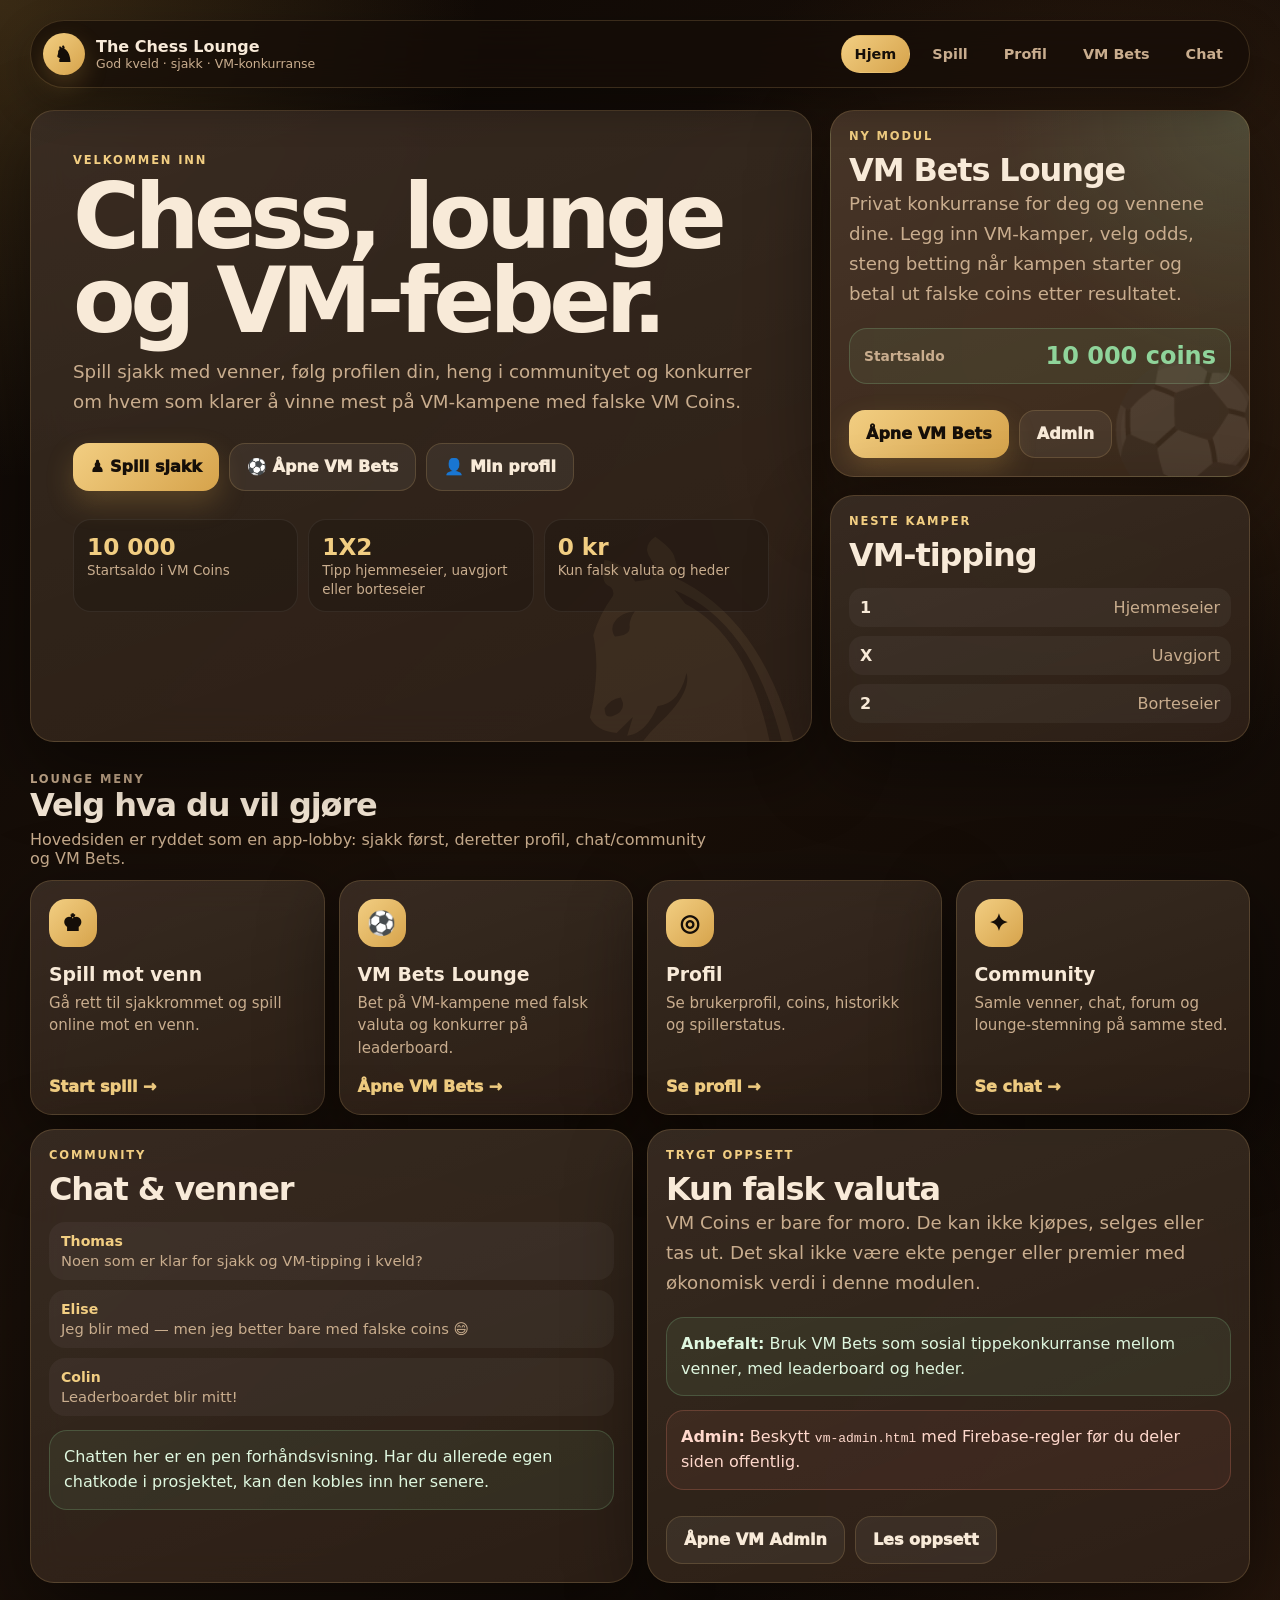
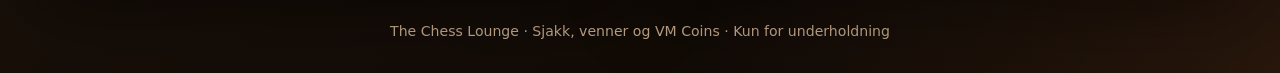
<file: index.html>
<!DOCTYPE html>
<html lang="no">
<head>
  <meta charset="UTF-8" />
  <meta name="viewport" content="width=device-width, initial-scale=1.0" />

  <title>The Chess Lounge</title>

  <style>
    :root {
      --bg: #100a06;
      --bg-soft: #1c120b;
      --card: rgba(43, 29, 18, 0.86);
      --card-strong: rgba(58, 39, 24, 0.96);
      --line: rgba(236, 192, 122, 0.18);
      --line-strong: rgba(236, 192, 122, 0.34);
      --text: #f8ead8;
      --muted: #c9ad8e;
      --gold: #d6a34b;
      --gold-soft: #f2ce82;
      --green: #8fd49a;
      --red: #d87862;
      --shadow: 0 24px 80px rgba(0, 0, 0, 0.48);
      --radius: 24px;
    }

    * {
      box-sizing: border-box;
    }

    html {
      scroll-behavior: smooth;
    }

    body {
      margin: 0;
      min-height: 100vh;
      color: var(--text);
      font-family: Inter, ui-sans-serif, system-ui, -apple-system, BlinkMacSystemFont, "Segoe UI", Arial, sans-serif;
      background:
        radial-gradient(circle at top left, rgba(214, 163, 75, 0.22), transparent 30rem),
        radial-gradient(circle at 85% 20%, rgba(122, 76, 37, 0.3), transparent 28rem),
        radial-gradient(circle at bottom right, rgba(63, 36, 18, 0.52), transparent 36rem),
        linear-gradient(135deg, #0d0805 0%, #1a1009 45%, #0d0805 100%);
      overflow-x: hidden;
    }

    body::before {
      content: "";
      position: fixed;
      inset: 0;
      pointer-events: none;
      opacity: 0.18;
      background:
        repeating-linear-gradient(
          90deg,
          rgba(255, 255, 255, 0.035) 0,
          rgba(255, 255, 255, 0.035) 1px,
          transparent 1px,
          transparent 34px
        );
      mask-image: linear-gradient(to bottom, black, transparent 85%);
    }

    a {
      color: inherit;
      text-decoration: none;
    }

    button {
      font: inherit;
    }

    .page {
      width: min(1220px, calc(100% - 28px));
      margin: 0 auto;
      padding: 20px 0 34px;
    }

    .topbar {
      position: sticky;
      top: 10px;
      z-index: 20;
      display: flex;
      justify-content: space-between;
      align-items: center;
      gap: 14px;
      margin-bottom: 22px;
      padding: 12px;
      border: 1px solid var(--line);
      border-radius: 999px;
      background: rgba(21, 13, 8, 0.72);
      box-shadow: 0 16px 40px rgba(0, 0, 0, 0.32);
      backdrop-filter: blur(18px);
    }

    .brand {
      display: flex;
      align-items: center;
      gap: 11px;
      min-width: 0;
    }

    .brand-mark {
      display: grid;
      place-items: center;
      width: 42px;
      height: 42px;
      border-radius: 50%;
      color: #140d08;
      background: linear-gradient(135deg, var(--gold-soft), var(--gold));
      font-size: 1.35rem;
      font-weight: 1000;
      box-shadow: 0 10px 24px rgba(214, 163, 75, 0.24);
      flex: 0 0 auto;
    }

    .brand-text {
      min-width: 0;
    }

    .brand-text strong {
      display: block;
      white-space: nowrap;
      overflow: hidden;
      text-overflow: ellipsis;
      font-size: 1rem;
    }

    .brand-text span {
      display: block;
      color: var(--muted);
      font-size: 0.78rem;
      white-space: nowrap;
    }

    .nav {
      display: flex;
      align-items: center;
      gap: 8px;
      flex-wrap: wrap;
      justify-content: flex-end;
    }

    .nav a,
    .small-btn {
      display: inline-flex;
      align-items: center;
      justify-content: center;
      min-height: 38px;
      padding: 8px 13px;
      border: 1px solid transparent;
      border-radius: 999px;
      color: var(--muted);
      background: transparent;
      font-size: 0.9rem;
      font-weight: 800;
      transition: 0.18s ease;
    }

    .nav a:hover,
    .small-btn:hover {
      color: var(--text);
      border-color: var(--line);
      background: rgba(255, 255, 255, 0.055);
    }

    .nav .active-link {
      color: #160f09;
      background: linear-gradient(135deg, var(--gold-soft), var(--gold));
    }

    .hero {
      display: grid;
      grid-template-columns: minmax(0, 1.06fr) 420px;
      gap: 18px;
      align-items: stretch;
      margin-bottom: 18px;
    }

    .hero-card,
    .panel,
    .feature-card,
    .side-card {
      border: 1px solid var(--line);
      background:
        linear-gradient(160deg, rgba(255, 255, 255, 0.07), rgba(255, 255, 255, 0.025)),
        var(--card);
      box-shadow: var(--shadow);
      backdrop-filter: blur(18px);
    }

    .hero-card {
      position: relative;
      overflow: hidden;
      min-height: 410px;
      padding: clamp(22px, 5vw, 42px);
      border-radius: var(--radius);
    }

    .hero-card::after {
      content: "♞";
      position: absolute;
      right: -2rem;
      bottom: -6.5rem;
      color: rgba(242, 206, 130, 0.065);
      font-size: 22rem;
      line-height: 1;
      transform: rotate(-8deg);
      pointer-events: none;
    }

    .eyebrow {
      margin: 0 0 8px;
      color: var(--gold-soft);
      text-transform: uppercase;
      letter-spacing: 0.16em;
      font-size: 0.72rem;
      font-weight: 900;
    }

    h1,
    h2,
    h3,
    p {
      margin-top: 0;
    }

    h1 {
      position: relative;
      z-index: 1;
      max-width: 760px;
      margin-bottom: 14px;
      font-size: clamp(2.55rem, 8vw, 5.7rem);
      line-height: 0.92;
      letter-spacing: -0.06em;
    }

    h2 {
      margin-bottom: 0;
      font-size: clamp(1.35rem, 3.5vw, 2rem);
      letter-spacing: -0.035em;
    }

    .hero-text {
      position: relative;
      z-index: 1;
      max-width: 680px;
      color: var(--muted);
      font-size: clamp(1rem, 2vw, 1.14rem);
      line-height: 1.65;
    }

    .hero-actions {
      position: relative;
      z-index: 1;
      display: flex;
      flex-wrap: wrap;
      gap: 10px;
      margin-top: 26px;
    }

    .primary-btn,
    .ghost-btn,
    .danger-btn {
      display: inline-flex;
      align-items: center;
      justify-content: center;
      gap: 8px;
      border: 0;
      border-radius: 16px;
      min-height: 48px;
      padding: 12px 17px;
      font-weight: 950;
      cursor: pointer;
      transition: transform 0.18s ease, box-shadow 0.18s ease, border-color 0.18s ease, background 0.18s ease;
    }

    .primary-btn {
      color: #160f09;
      background: linear-gradient(135deg, var(--gold-soft), var(--gold));
      box-shadow: 0 12px 28px rgba(214, 163, 75, 0.24);
    }

    .primary-btn:hover,
    .ghost-btn:hover,
    .danger-btn:hover {
      transform: translateY(-1px);
    }

    .ghost-btn {
      color: var(--text);
      border: 1px solid var(--line);
      background: rgba(255, 255, 255, 0.06);
    }

    .danger-btn {
      color: #fff4ec;
      border: 1px solid rgba(216, 120, 98, 0.42);
      background: rgba(216, 120, 98, 0.12);
    }

    .hero-stats {
      position: relative;
      z-index: 1;
      display: grid;
      grid-template-columns: repeat(3, minmax(0, 1fr));
      gap: 10px;
      max-width: 700px;
      margin-top: 28px;
    }

    .stat {
      padding: 13px;
      border: 1px solid rgba(255, 255, 255, 0.065);
      border-radius: 18px;
      background: rgba(0, 0, 0, 0.16);
    }

    .stat strong {
      display: block;
      color: var(--gold-soft);
      font-size: 1.45rem;
    }

    .stat span {
      color: var(--muted);
      font-size: 0.84rem;
    }

    .side-stack {
      display: grid;
      gap: 18px;
    }

    .side-card {
      border-radius: var(--radius);
      padding: 18px;
    }

    .vm-highlight {
      position: relative;
      overflow: hidden;
      min-height: 250px;
      background:
        radial-gradient(circle at top right, rgba(143, 212, 154, 0.16), transparent 16rem),
        linear-gradient(160deg, rgba(255, 255, 255, 0.07), rgba(255, 255, 255, 0.02)),
        var(--card-strong);
    }

    .vm-highlight::after {
      content: "⚽";
      position: absolute;
      right: -18px;
      bottom: -30px;
      font-size: 8rem;
      opacity: 0.08;
    }

    .coin-box {
      display: flex;
      justify-content: space-between;
      align-items: center;
      gap: 10px;
      margin: 16px 0;
      padding: 13px 14px;
      border: 1px solid rgba(143, 212, 154, 0.22);
      border-radius: 18px;
      background: rgba(143, 212, 154, 0.08);
    }

    .coin-box span {
      color: var(--muted);
      font-size: 0.86rem;
      font-weight: 800;
    }

    .coin-box strong {
      color: var(--green);
      font-size: 1.5rem;
    }

    .mini-list {
      display: grid;
      gap: 9px;
      margin: 14px 0 0;
      padding: 0;
      list-style: none;
    }

    .mini-list li {
      display: flex;
      justify-content: space-between;
      gap: 12px;
      padding: 10px 11px;
      border-radius: 14px;
      color: var(--muted);
      background: rgba(255, 255, 255, 0.045);
    }

    .mini-list strong {
      color: var(--text);
      font-weight: 850;
    }

    .section-head {
      display: flex;
      justify-content: space-between;
      align-items: end;
      gap: 14px;
      margin: 24px 0 12px;
    }

    .section-head p {
      margin: 6px 0 0;
      max-width: 690px;
      color: var(--muted);
    }

    .features {
      display: grid;
      grid-template-columns: repeat(4, minmax(0, 1fr));
      gap: 14px;
    }

    .feature-card {
      position: relative;
      overflow: hidden;
      display: grid;
      align-content: space-between;
      min-height: 210px;
      padding: 18px;
      border-radius: 22px;
      transition: transform 0.18s ease, border-color 0.18s ease, background 0.18s ease;
    }

    .feature-card:hover {
      transform: translateY(-2px);
      border-color: var(--line-strong);
      background:
        linear-gradient(160deg, rgba(255, 255, 255, 0.09), rgba(255, 255, 255, 0.03)),
        var(--card-strong);
    }

    .feature-icon {
      display: grid;
      place-items: center;
      width: 48px;
      height: 48px;
      margin-bottom: 16px;
      border-radius: 17px;
      color: #150e08;
      background: linear-gradient(135deg, var(--gold-soft), var(--gold));
      font-size: 1.45rem;
      font-weight: 1000;
    }

    .feature-card h3 {
      margin-bottom: 7px;
      font-size: 1.18rem;
    }

    .feature-card p {
      margin-bottom: 18px;
      color: var(--muted);
      line-height: 1.5;
      font-size: 0.94rem;
    }

    .feature-card .card-link {
      display: inline-flex;
      width: max-content;
      align-items: center;
      gap: 8px;
      color: var(--gold-soft);
      font-weight: 950;
    }

    .panel {
      border-radius: var(--radius);
      padding: 18px;
    }

    .bottom-grid {
      display: grid;
      grid-template-columns: 1fr 1fr;
      gap: 14px;
      margin-top: 14px;
    }

    .chat-preview {
      display: grid;
      gap: 10px;
      margin-top: 14px;
    }

    .message {
      display: grid;
      gap: 3px;
      padding: 11px 12px;
      border-radius: 16px;
      background: rgba(255, 255, 255, 0.045);
    }

    .message strong {
      color: var(--gold-soft);
      font-size: 0.88rem;
    }

    .message span {
      color: var(--muted);
      font-size: 0.92rem;
    }

    .notice {
      margin-top: 14px;
      padding: 14px;
      border: 1px solid rgba(143, 212, 154, 0.22);
      border-radius: 18px;
      color: #dff7df;
      background: rgba(143, 212, 154, 0.08);
      line-height: 1.55;
    }

    .admin-note {
      border-color: rgba(216, 120, 98, 0.28);
      color: #ffd8cc;
      background: rgba(216, 120, 98, 0.08);
    }

    .footer {
      margin-top: 22px;
      padding: 18px 4px 0;
      color: var(--muted);
      text-align: center;
      font-size: 0.88rem;
    }

    @media (max-width: 1050px) {
      .hero {
        grid-template-columns: 1fr;
      }

      .features {
        grid-template-columns: repeat(2, minmax(0, 1fr));
      }
    }

    @media (max-width: 760px) {
      .page {
        width: min(100% - 20px, 1220px);
        padding-top: 10px;
      }

      .topbar {
        position: static;
        align-items: stretch;
        border-radius: 22px;
        flex-direction: column;
      }

      .nav {
        justify-content: stretch;
      }

      .nav a {
        flex: 1 1 auto;
      }

      .hero-card {
        min-height: auto;
      }

      .hero-stats,
      .features,
      .bottom-grid {
        grid-template-columns: 1fr;
      }

      .section-head {
        align-items: start;
        flex-direction: column;
      }
    }

    @media (max-width: 430px) {
      .hero-actions {
        display: grid;
      }

      .primary-btn,
      .ghost-btn,
      .danger-btn {
        width: 100%;
      }
    }
  </style>
</head>

<body>
  <main class="page">
    <header class="topbar">
      <a class="brand" href="home.html" aria-label="The Chess Lounge hjem">
        <div class="brand-mark">♞</div>
        <div class="brand-text">
          <strong>The Chess Lounge</strong>
          <span>Sjakk · venner · VM-konkurranse</span>
        </div>
      </a>

      <nav class="nav" aria-label="Hovedmeny">
        <a class="active-link" href="home.html">Hjem</a>
        <a href="play.html">Spill</a>
        <a href="profile.html">Profil</a>
        <a href="vm-bets.html">VM Bets</a>
        <a href="#community">Chat</a>
      </nav>
    </header>

    <section class="hero">
      <article class="hero-card">
        <p class="eyebrow">Velkommen inn</p>
        <h1>Chess, lounge og VM-feber.</h1>
        <p class="hero-text">
          Spill sjakk med venner, følg profilen din, heng i communityet og konkurrer om hvem som klarer å vinne mest
          på VM-kampene med falske VM Coins.
        </p>

        <div class="hero-actions">
          <a class="primary-btn" href="play.html">♟ Spill sjakk</a>
          <a class="ghost-btn" href="vm-bets.html">⚽ Åpne VM Bets</a>
          <a class="ghost-btn" href="profile.html">👤 Min profil</a>
        </div>

        <div class="hero-stats" aria-label="Status">
          <div class="stat">
            <strong>10 000</strong>
            <span>Startsaldo i VM Coins</span>
          </div>

          <div class="stat">
            <strong>1X2</strong>
            <span>Tipp hjemmeseier, uavgjort eller borteseier</span>
          </div>

          <div class="stat">
            <strong>0 kr</strong>
            <span>Kun falsk valuta og heder</span>
          </div>
        </div>
      </article>

      <aside class="side-stack">
        <article class="side-card vm-highlight">
          <p class="eyebrow">Ny modul</p>
          <h2>VM Bets Lounge</h2>
          <p class="hero-text">
            Privat konkurranse for deg og vennene dine. Legg inn VM-kamper, velg odds, steng betting når kampen starter
            og betal ut falske coins etter resultatet.
          </p>

          <div class="coin-box">
            <span>Startsaldo</span>
            <strong>10 000 coins</strong>
          </div>

          <div class="hero-actions">
            <a class="primary-btn" href="vm-bets.html">Åpne VM Bets</a>
            <a class="ghost-btn" href="vm-admin.html">Admin</a>
          </div>
        </article>

        <article class="side-card">
          <p class="eyebrow">Neste kamper</p>
          <h2>VM-tipping</h2>
          <ul class="mini-list">
            <li><strong>1</strong><span>Hjemmeseier</span></li>
            <li><strong>X</strong><span>Uavgjort</span></li>
            <li><strong>2</strong><span>Borteseier</span></li>
          </ul>
        </article>
      </aside>
    </section>

    <section class="section-head">
      <div>
        <p class="eyebrow">Lounge meny</p>
        <h2>Velg hva du vil gjøre</h2>
        <p>
          Hovedsiden er ryddet som en app-lobby: sjakk først, deretter profil, chat/community og VM Bets.
        </p>
      </div>
    </section>

    <section class="features">
      <a class="feature-card" href="play.html">
        <div>
          <div class="feature-icon">♚</div>
          <h3>Spill mot venn</h3>
          <p>Gå rett til sjakkrommet og spill online mot en venn.</p>
        </div>
        <span class="card-link">Start spill →</span>
      </a>

      <a class="feature-card" href="vm-bets.html">
        <div>
          <div class="feature-icon">⚽</div>
          <h3>VM Bets Lounge</h3>
          <p>Bet på VM-kampene med falsk valuta og konkurrer på leaderboard.</p>
        </div>
        <span class="card-link">Åpne VM Bets →</span>
      </a>

      <a class="feature-card" href="profile.html">
        <div>
          <div class="feature-icon">◎</div>
          <h3>Profil</h3>
          <p>Se brukerprofil, coins, historikk og spillerstatus.</p>
        </div>
        <span class="card-link">Se profil →</span>
      </a>

      <a class="feature-card" href="#community">
        <div>
          <div class="feature-icon">✦</div>
          <h3>Community</h3>
          <p>Samle venner, chat, forum og lounge-stemning på samme sted.</p>
        </div>
        <span class="card-link">Se chat →</span>
      </a>
    </section>

    <section class="bottom-grid" id="community">
      <article class="panel">
        <p class="eyebrow">Community</p>
        <h2>Chat & venner</h2>
        <div class="chat-preview">
          <div class="message">
            <strong>Thomas</strong>
            <span>Noen som er klar for sjakk og VM-tipping i kveld?</span>
          </div>

          <div class="message">
            <strong>Elise</strong>
            <span>Jeg blir med — men jeg better bare med falske coins 😄</span>
          </div>

          <div class="message">
            <strong>Colin</strong>
            <span>Leaderboardet blir mitt!</span>
          </div>
        </div>

        <div class="notice">
          Chatten her er en pen forhåndsvisning. Har du allerede egen chatkode i prosjektet, kan den kobles inn her senere.
        </div>
      </article>

      <article class="panel">
        <p class="eyebrow">Trygt oppsett</p>
        <h2>Kun falsk valuta</h2>
        <p class="hero-text">
          VM Coins er bare for moro. De kan ikke kjøpes, selges eller tas ut. Det skal ikke være ekte penger eller premier
          med økonomisk verdi i denne modulen.
        </p>

        <div class="notice">
          <strong>Anbefalt:</strong> Bruk VM Bets som sosial tippekonkurranse mellom venner, med leaderboard og heder.
        </div>

        <div class="notice admin-note">
          <strong>Admin:</strong> Beskytt <code>vm-admin.html</code> med Firebase-regler før du deler siden offentlig.
        </div>

        <div class="hero-actions">
          <a class="ghost-btn" href="vm-admin.html">Åpne VM Admin</a>
          <a class="ghost-btn" href="README-VM-BETS.md">Les oppsett</a>
        </div>
      </article>
    </section>

    <footer class="footer">
      The Chess Lounge · Sjakk, venner og VM Coins · Kun for underholdning
    </footer>
  </main>

  <script>
    const hour = new Date().getHours();
    const brandSubtitle = document.querySelector(".brand-text span");

    if (brandSubtitle) {
      if (hour < 12) {
        brandSubtitle.textContent = "God morgen · sjakk · VM-konkurranse";
      } else if (hour < 18) {
        brandSubtitle.textContent = "God dag · sjakk · VM-konkurranse";
      } else {
        brandSubtitle.textContent = "God kveld · sjakk · VM-konkurranse";
      }
    }
  </script>
</body>
</html>
</file>
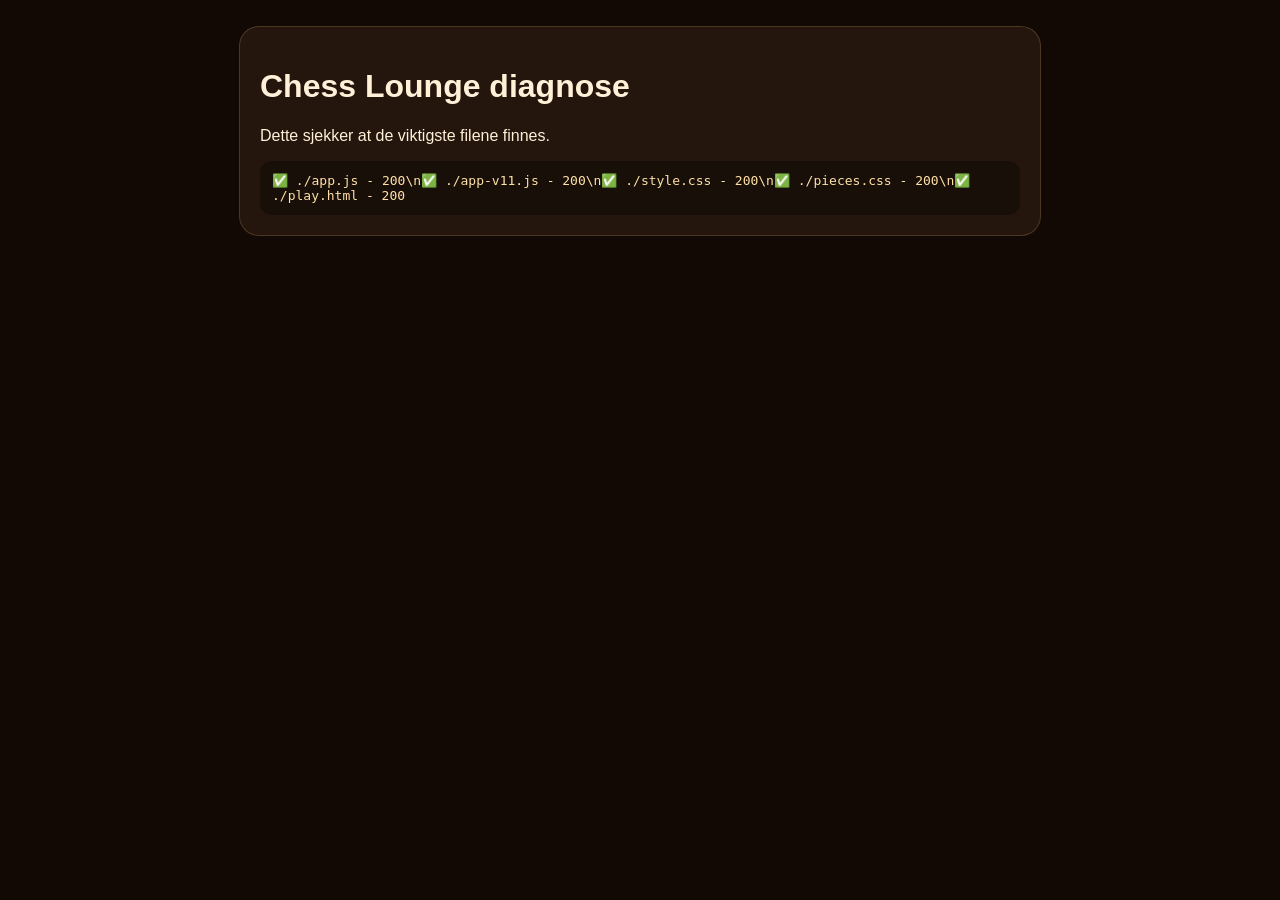
<file: diagnose.html>
<!DOCTYPE html>
<html lang="no">
<head>
  <meta charset="UTF-8" />
  <meta name="viewport" content="width=device-width, initial-scale=1.0" />
  <title>Chess Lounge Diagnose</title>
  <style>
    body{font-family:Arial,sans-serif;background:#120804;color:#fff0d7;padding:18px}
    .card{max-width:760px;margin:auto;background:#24150d;border:1px solid rgba(236,190,123,.2);border-radius:20px;padding:20px}
    code{display:block;background:rgba(0,0,0,.3);padding:12px;border-radius:12px;white-space:pre-wrap;color:#ffe0a6}
    .ok{color:#bff0c5}.bad{color:#ffb3a3}
  </style>
</head>
<body>
  <div class="card">
    <h1>Chess Lounge diagnose</h1>
    <p>Dette sjekker at de viktigste filene finnes.</p>
    <code id="out">Sjekker...</code>
  </div>
  <script>
    const files = ["./app.js","./app-v11.js","./style.css","./pieces.css","./play.html"];
    const out = document.getElementById("out");
    Promise.all(files.map(async f => {
      try {
        const r = await fetch(f + "?v=" + Date.now(), {cache:"no-store"});
        return `${r.ok ? "✅" : "❌"} ${f} - ${r.status}`;
      } catch(e) {
        return `❌ ${f} - ${e.message}`;
      }
    })).then(lines => out.textContent = lines.join("\\n"));
  </script>
</body>
</html>
</file>
